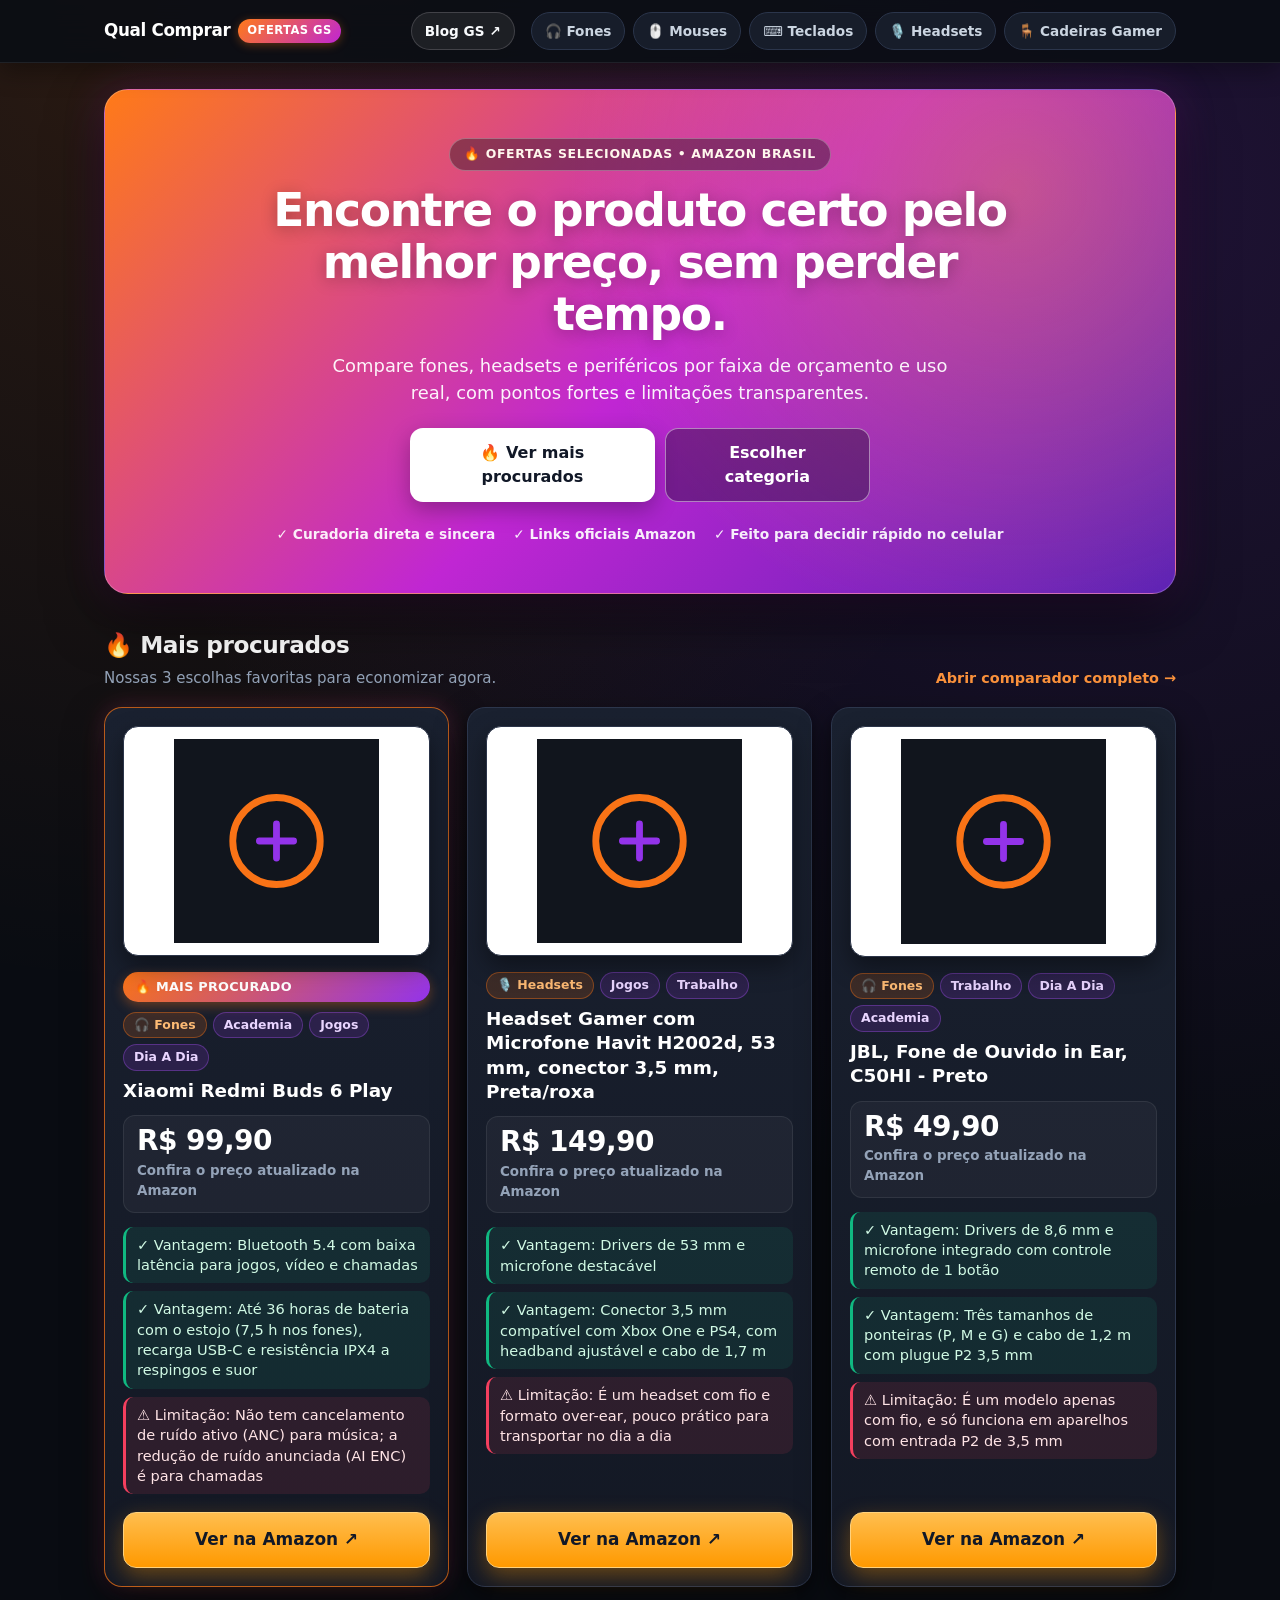
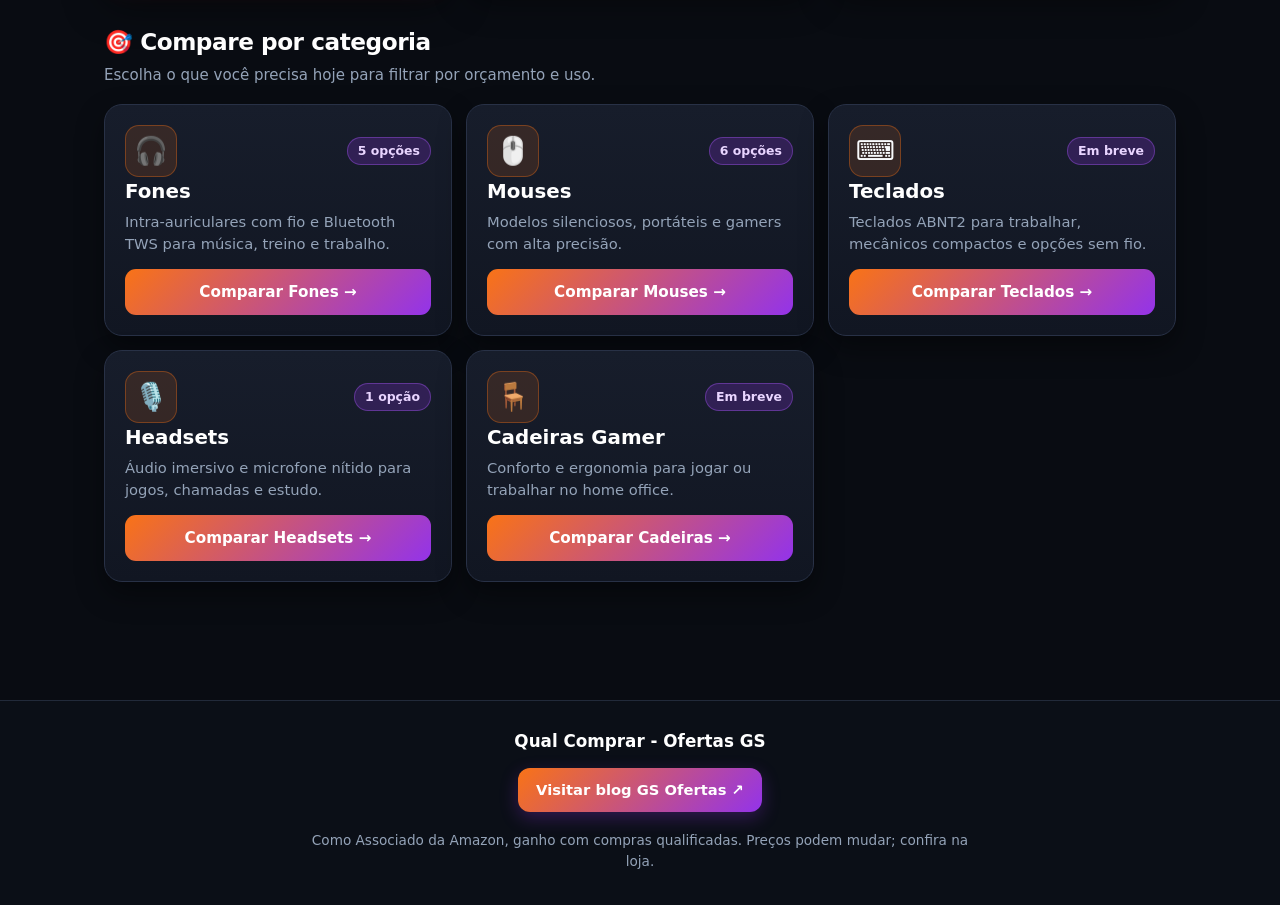
<file: index.html>
<!DOCTYPE html>
<html lang="pt-BR">
<head>
  <meta charset="UTF-8" />
  <meta name="viewport" content="width=device-width, initial-scale=1.0" />
  <title>Qual Comprar - Ofertas GS | Compare Fones, Headsets e Periféricos</title>
  <meta name="description" content="Compare fones, mouses, teclados, headsets e cadeiras gamer por orçamento e uso real. Encontre o melhor custo-benefício com links oficiais da Amazon." />
  <meta name="theme-color" content="#ff7a18" />
  <link rel="icon" type="image/svg+xml" href="./favicon.svg" />
  <link rel="canonical" href="https://gsofertas.github.io/" />
  <meta property="og:locale" content="pt_BR" />
  <meta property="og:type" content="website" />
  <meta property="og:site_name" content="Qual Comprar - Ofertas GS" />
  <meta property="og:title" content="Qual Comprar - Ofertas GS | Compare Fones, Headsets e Periféricos" />
  <meta property="og:description" content="Compare fones, mouses, teclados, headsets e cadeiras gamer por orçamento e uso real. Encontre o melhor custo-benefício com links oficiais da Amazon." />
  <meta property="og:url" content="https://gsofertas.github.io/" />
  <meta property="og:image" content="https://gsofertas.github.io/og-image.png" />
  <meta property="og:image:type" content="image/png" />
  <meta property="og:image:alt" content="Qual Comprar - Ofertas GS — Comparador de ofertas tech" />
  <meta name="twitter:card" content="summary_large_image" />
  <meta name="twitter:title" content="Qual Comprar - Ofertas GS | Compare Fones, Headsets e Periféricos" />
  <meta name="twitter:description" content="Compare fones, mouses, teclados, headsets e cadeiras gamer por orçamento e uso real. Encontre o melhor custo-benefício com links oficiais da Amazon." />
  <meta name="twitter:image" content="https://gsofertas.github.io/og-image.png" />
  <link rel="stylesheet" href="./styles.css" />
  <script src="./app.js" defer></script>
</head>
<body data-page="home">
  <header class="site-navbar">
    <div class="navbar-inner">
      <div class="navbar-top-row">
        <a class="brand-link" href="./index.html">
          <span>Qual Comprar</span>
          <span class="brand-badge">Ofertas GS</span>
        </a>
        <a class="nav-blog-btn" href="https://gs-ofertas.blogspot.com" target="_blank" rel="noopener">
          Blog GS ↗
        </a>
      </div>
      <nav class="nav-pills-scroll" id="qf-nav-pills" aria-label="Categorias">
        <a class="nav-pill" href="./comparador.html?cat=fones">🎧 Fones</a>
        <a class="nav-pill" href="./comparador.html?cat=mouses">🖱️ Mouses</a>
        <a class="nav-pill" href="./comparador.html?cat=teclados">⌨️ Teclados</a>
        <a class="nav-pill" href="./comparador.html?cat=headsets">🎙️ Headsets</a>
        <a class="nav-pill" href="./comparador.html?cat=cadeiras-gamer">🪑 Cadeiras Gamer</a>
      </nav>
    </div>
  </header>

  <main class="page-container">
    <section class="hero-banner">
      <div class="hero-eyebrow">🔥 Ofertas selecionadas • Amazon Brasil</div>
      <h1 class="hero-title">Encontre o produto certo pelo melhor preço, sem perder tempo.</h1>
      <p class="hero-subtitle">Compare fones, headsets e periféricos por faixa de orçamento e uso real, com pontos fortes e limitações transparentes.</p>
      <div class="hero-actions">
        <a class="hero-btn-primary" href="#mais-procurados">🔥 Ver mais procurados</a>
        <a class="hero-btn-secondary" href="#categorias">Escolher categoria</a>
      </div>
      <div class="hero-trust">
        <span>✓ Curadoria direta e sincera</span>
        <span>✓ Links oficiais Amazon</span>
        <span>✓ Feito para decidir rápido no celular</span>
      </div>
    </section>

    <div id="qf-home-status"></div>

    <section id="mais-procurados" class="section-block">
      <div class="section-head">
        <div>
          <h2 class="section-title">🔥 Mais procurados</h2>
          <p class="section-desc">Nossas 3 escolhas favoritas para economizar agora.</p>
        </div>
        <a class="section-link" href="./comparador.html?cat=fones">Abrir comparador completo →</a>
      </div>
      <div id="qf-featured-grid" class="featured-grid"></div>
    </section>

    <section id="categorias" class="section-block">
      <div class="section-head">
        <div>
          <h2 class="section-title">🎯 Compare por categoria</h2>
          <p class="section-desc">Escolha o que você precisa hoje para filtrar por orçamento e uso.</p>
        </div>
      </div>

      <nav class="cat-grid" aria-label="Categorias de produtos">
        <a class="cat-card" href="./comparador.html?cat=fones" style="animation-delay: 0ms;">
          <div>
            <div class="cat-card-top">
              <span class="cat-emoji" aria-hidden="true">🎧</span>
              <span class="cat-count" data-cat-count="fones">...</span>
            </div>
            <h3 class="cat-name">Fones</h3>
            <p class="cat-desc">Intra-auriculares com fio e Bluetooth TWS para música, treino e trabalho.</p>
          </div>
          <span class="cat-cta">Comparar Fones →</span>
        </a>

        <a class="cat-card" href="./comparador.html?cat=mouses" style="animation-delay: 70ms;">
          <div>
            <div class="cat-card-top">
              <span class="cat-emoji" aria-hidden="true">🖱️</span>
              <span class="cat-count" data-cat-count="mouses">...</span>
            </div>
            <h3 class="cat-name">Mouses</h3>
            <p class="cat-desc">Modelos silenciosos, portáteis e gamers com alta precisão.</p>
          </div>
          <span class="cat-cta">Comparar Mouses →</span>
        </a>

        <a class="cat-card" href="./comparador.html?cat=teclados" style="animation-delay: 140ms;">
          <div>
            <div class="cat-card-top">
              <span class="cat-emoji" aria-hidden="true">⌨️</span>
              <span class="cat-count" data-cat-count="teclados">...</span>
            </div>
            <h3 class="cat-name">Teclados</h3>
            <p class="cat-desc">Teclados ABNT2 para trabalhar, mecânicos compactos e opções sem fio.</p>
          </div>
          <span class="cat-cta">Comparar Teclados →</span>
        </a>

        <a class="cat-card" href="./comparador.html?cat=headsets" style="animation-delay: 210ms;">
          <div>
            <div class="cat-card-top">
              <span class="cat-emoji" aria-hidden="true">🎙️</span>
              <span class="cat-count" data-cat-count="headsets">...</span>
            </div>
            <h3 class="cat-name">Headsets</h3>
            <p class="cat-desc">Áudio imersivo e microfone nítido para jogos, chamadas e estudo.</p>
          </div>
          <span class="cat-cta">Comparar Headsets →</span>
        </a>

        <a class="cat-card" href="./comparador.html?cat=cadeiras-gamer" style="animation-delay: 280ms;">
          <div>
            <div class="cat-card-top">
              <span class="cat-emoji" aria-hidden="true">🪑</span>
              <span class="cat-count" data-cat-count="cadeiras-gamer">...</span>
            </div>
            <h3 class="cat-name">Cadeiras Gamer</h3>
            <p class="cat-desc">Conforto e ergonomia para jogar ou trabalhar no home office.</p>
          </div>
          <span class="cat-cta">Comparar Cadeiras →</span>
        </a>
      </nav>
    </section>
  </main>

  <footer class="site-footer">
    <div class="footer-inner">
      <div class="footer-brand">Qual Comprar - Ofertas GS</div>
      <div class="footer-links">
        <a class="footer-blog-btn" href="https://gs-ofertas.blogspot.com" target="_blank" rel="noopener">
          Visitar blog GS Ofertas ↗
        </a>
      </div>
      <p class="footer-disclaimer">
        Como Associado da Amazon, ganho com compras qualificadas. Preços podem mudar; confira na loja.
      </p>
    </div>
  </footer>
</body>
</html>
</file>
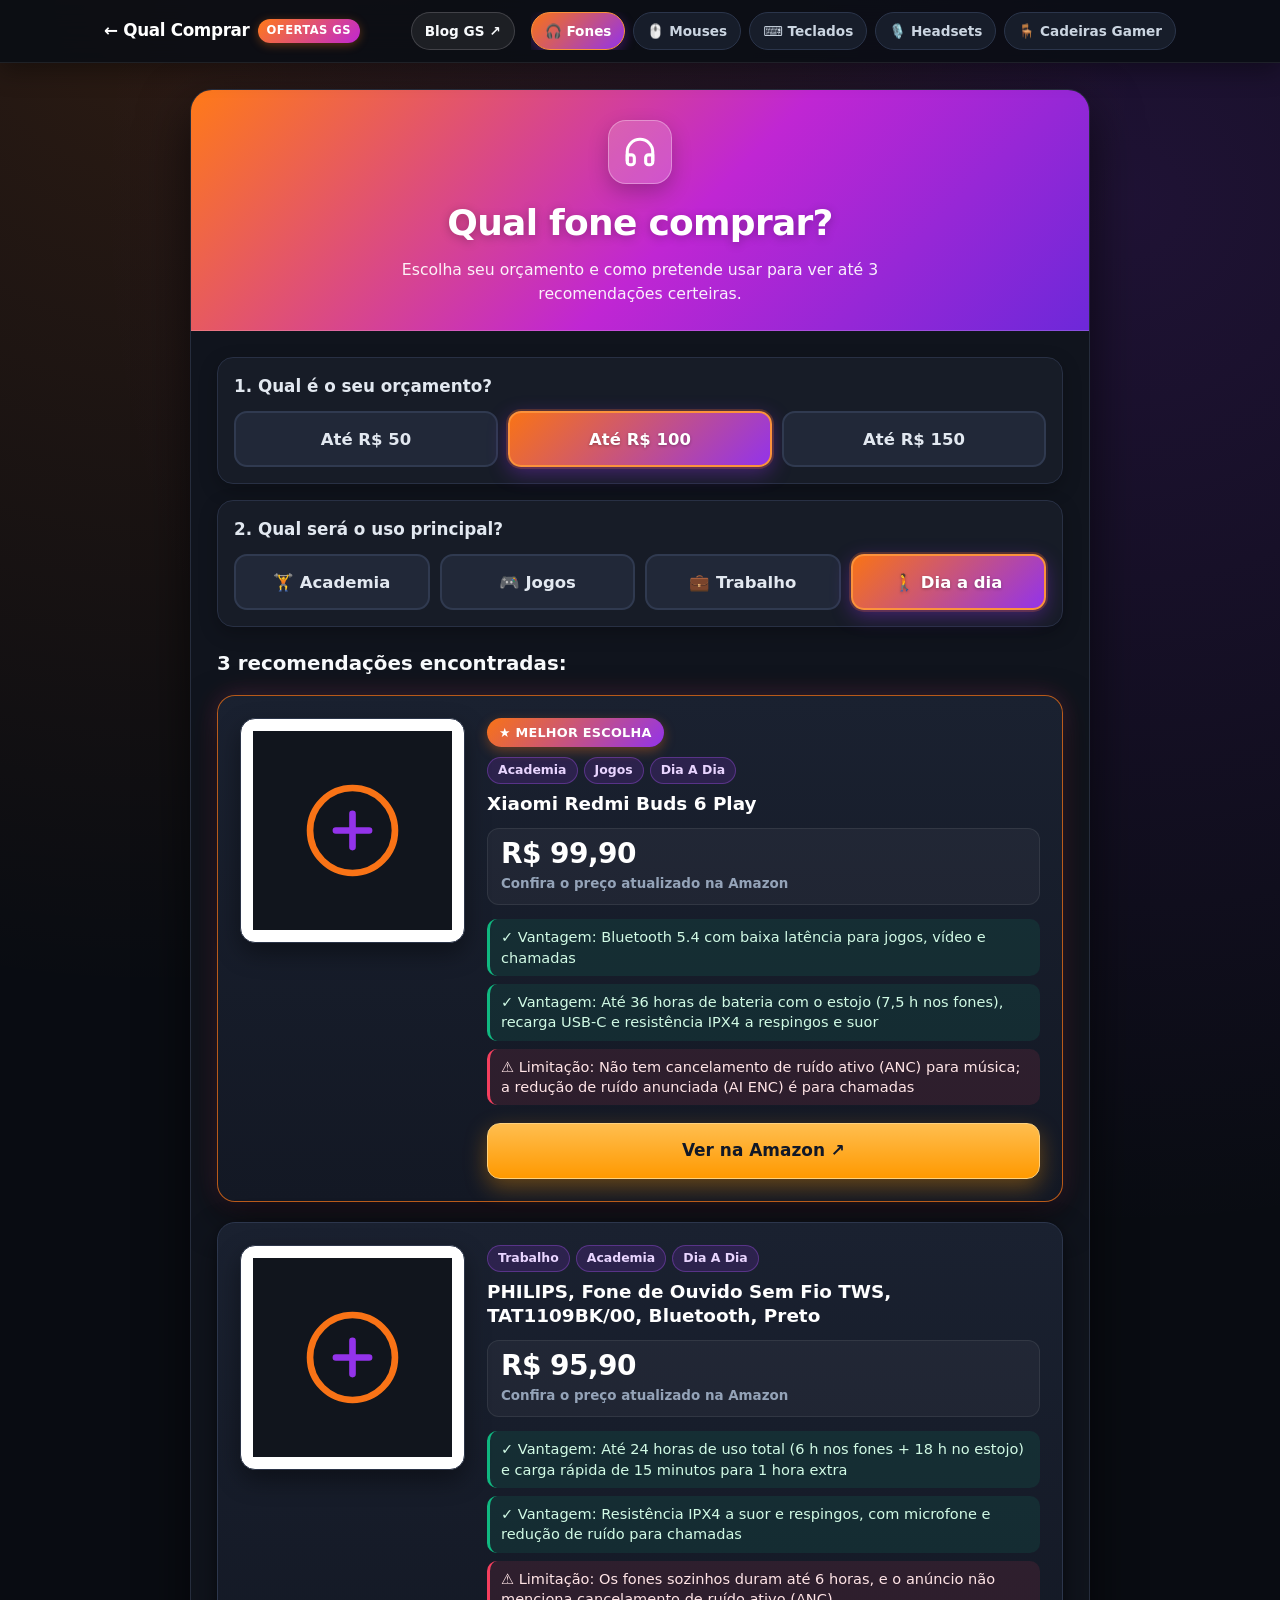
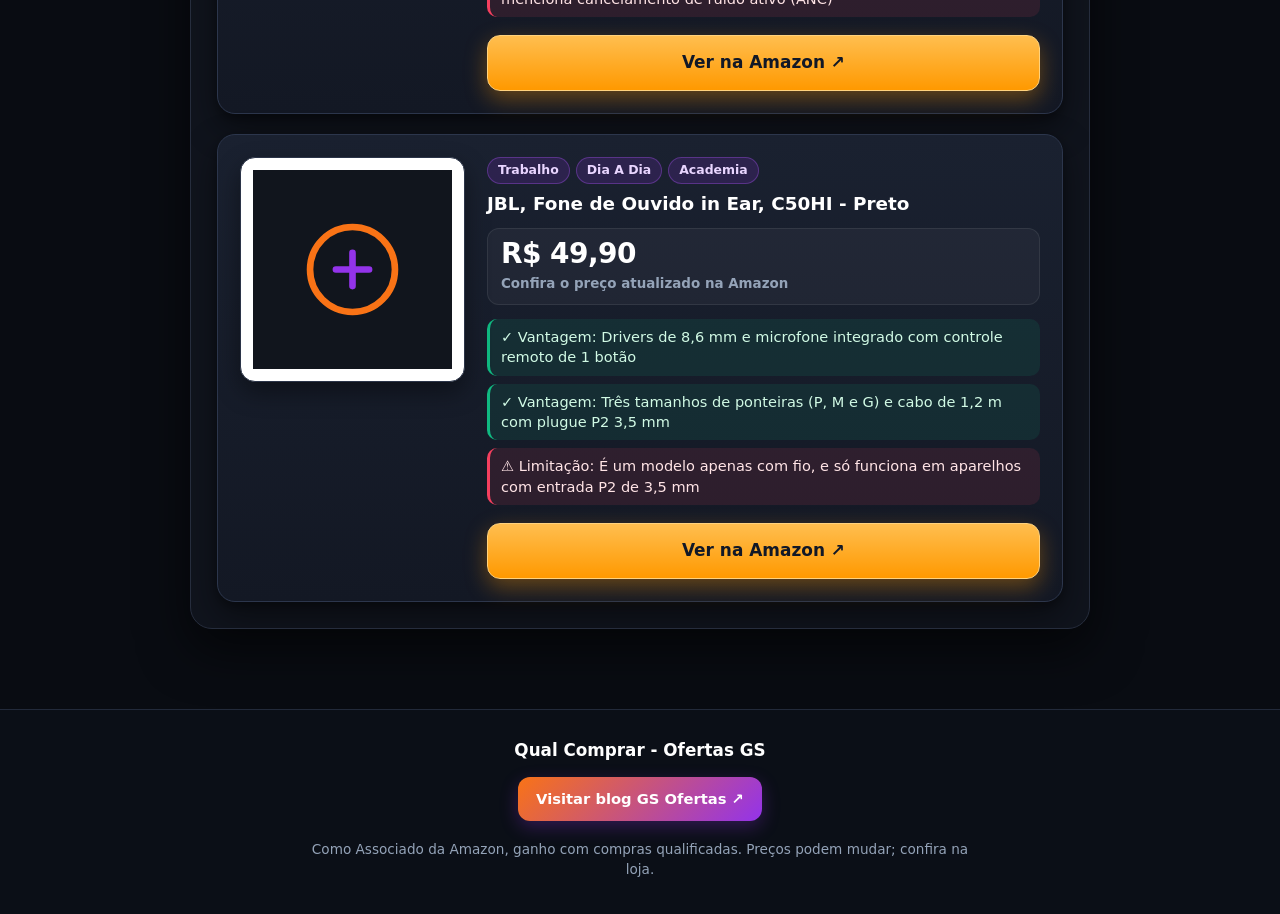
<file: comparador.html>
<!DOCTYPE html>
<html lang="pt-BR">
<head>
  <meta charset="UTF-8" />
  <meta name="viewport" content="width=device-width, initial-scale=1.0" />
  <title>Comparador de Produtos | Qual Comprar - Ofertas GS</title>
  <meta name="description" content="Escolha seu orçamento e tipo de uso para comparar os melhores fones, mouses, teclados, headsets e cadeiras gamer na Amazon." />
  <meta name="theme-color" content="#ff7a18" />
  <link rel="icon" type="image/svg+xml" href="./favicon.svg" />
  <link rel="canonical" href="https://gsofertas.github.io/comparador.html" />
  <meta property="og:locale" content="pt_BR" />
  <meta property="og:type" content="website" />
  <meta property="og:site_name" content="Qual Comprar - Ofertas GS" />
  <meta property="og:title" content="Comparador de Produtos | Qual Comprar - Ofertas GS" />
  <meta property="og:description" content="Escolha seu orçamento e tipo de uso para comparar os melhores fones, mouses, teclados, headsets e cadeiras gamer na Amazon." />
  <meta property="og:url" content="https://gsofertas.github.io/comparador.html" />
  <meta property="og:image" content="https://gsofertas.github.io/og-image.png" />
  <meta property="og:image:type" content="image/png" />
  <meta property="og:image:alt" content="Qual Comprar - Ofertas GS — Comparador de ofertas tech" />
  <meta name="twitter:card" content="summary_large_image" />
  <meta name="twitter:title" content="Comparador de Produtos | Qual Comprar - Ofertas GS" />
  <meta name="twitter:description" content="Escolha seu orçamento e tipo de uso para comparar os melhores fones, mouses, teclados, headsets e cadeiras gamer na Amazon." />
  <meta name="twitter:image" content="https://gsofertas.github.io/og-image.png" />
  <link rel="stylesheet" href="./styles.css" />
  <script src="./app.js" defer></script>
</head>
<body data-page="comparador">
  <header class="site-navbar">
    <div class="navbar-inner">
      <div class="navbar-top-row">
        <a class="brand-link" href="./index.html">
          <span>← Qual Comprar</span>
          <span class="brand-badge">Ofertas GS</span>
        </a>
        <a class="nav-blog-btn" href="https://gs-ofertas.blogspot.com" target="_blank" rel="noopener">
          Blog GS ↗
        </a>
      </div>
      <nav class="nav-pills-scroll" id="qf-nav-pills" aria-label="Categorias"></nav>
    </div>
  </header>

  <main class="page-container">
    <div class="qf-shell">
      <header class="qf-header">
        <div class="qf-header-icon" id="qf-header-icon" aria-hidden="true"></div>
        <h1 class="qf-title" id="qf-header-title">Qual produto comprar?</h1>
        <p class="qf-subtitle" id="qf-header-subtitle">Escolha seu orçamento e uso principal para ver as recomendações.</p>
      </header>

      <div class="qf-content">
        <section class="qf-step" aria-label="Escolha de orçamento">
          <span class="qf-step-label">1. Qual é o seu orçamento?</span>
          <div class="qf-grid-3" id="qf-orcamento-grupo"></div>
        </section>

        <section class="qf-step" aria-label="Escolha de uso principal">
          <span class="qf-step-label">2. Qual será o uso principal?</span>
          <div class="qf-grid-4" id="qf-uso-grupo"></div>
        </section>

        <section id="qf-resultados-area" aria-live="polite"></section>
      </div>
    </div>
  </main>

  <footer class="site-footer">
    <div class="footer-inner">
      <div class="footer-brand">Qual Comprar - Ofertas GS</div>
      <div class="footer-links">
        <a class="footer-blog-btn" href="https://gs-ofertas.blogspot.com" target="_blank" rel="noopener">
          Visitar blog GS Ofertas ↗
        </a>
      </div>
      <p class="footer-disclaimer">
        Como Associado da Amazon, ganho com compras qualificadas. Preços podem mudar; confira na loja.
      </p>
    </div>
  </footer>
</body>
</html>
</file>
<file: styles.css>
@keyframes qfCardEntrar {
  from {
    opacity: 0;
    transform: translateY(16px) scale(0.985);
  }
  to {
    opacity: 1;
    transform: translateY(0) scale(1);
  }
}

*,
*::before,
*::after {
  box-sizing: border-box;
}

html {
  -webkit-text-size-adjust: 100%;
  scroll-behavior: smooth;
}

body {
  margin: 0;
  padding: 0;
  background-color: #090c12;
  background-image:
    radial-gradient(circle at 12% 0%, rgba(249, 115, 22, 0.14), transparent 36%),
    radial-gradient(circle at 88% 8%, rgba(147, 51, 234, 0.16), transparent 40%);
  color: #f1f5f9;
  font-family: system-ui, -apple-system, BlinkMacSystemFont, "Segoe UI", Roboto, sans-serif;
  line-height: 1.5;
  min-height: 100vh;
  overflow-x: clip;
}

/* Menu fixo no topo */
.site-navbar {
  position: sticky;
  top: 0;
  z-index: 100;
  background: rgba(11, 14, 20, 0.9);
  -webkit-backdrop-filter: blur(14px);
  backdrop-filter: blur(14px);
  border-bottom: 1px solid rgba(255, 255, 255, 0.08);
  box-shadow: 0 8px 24px rgba(0, 0, 0, 0.35);
}

.navbar-inner {
  max-width: 1120px;
  margin: 0 auto;
  padding: 10px 14px;
  display: flex;
  flex-direction: column;
  gap: 10px;
}

.navbar-top-row {
  display: flex;
  align-items: center;
  justify-content: space-between;
  gap: 10px;
}

.brand-link {
  display: inline-flex;
  align-items: center;
  gap: 8px;
  color: #ffffff;
  text-decoration: none;
  font-weight: 800;
  font-size: 1.05rem;
  letter-spacing: -0.02em;
  white-space: nowrap;
}

.brand-badge {
  background: linear-gradient(135deg, #ff7a18 0%, #c026d3 100%);
  color: #ffffff;
  font-size: 0.72rem;
  font-weight: 800;
  text-transform: uppercase;
  letter-spacing: 0.04em;
  padding: 3px 9px;
  border-radius: 999px;
  box-shadow: 0 2px 10px rgba(249, 115, 22, 0.35);
}

.nav-blog-btn {
  display: inline-flex;
  align-items: center;
  gap: 5px;
  min-height: 38px;
  padding: 6px 13px;
  border-radius: 999px;
  background: rgba(255, 255, 255, 0.07);
  border: 1px solid rgba(255, 255, 255, 0.16);
  color: #f8fafc;
  font-size: 0.85rem;
  font-weight: 700;
  text-decoration: none;
  white-space: nowrap;
  transition: background-color 0.15s ease, border-color 0.15s ease;
}

.nav-blog-btn:hover {
  background: rgba(249, 115, 22, 0.2);
  border-color: #fb923c;
}

.nav-pills-scroll {
  display: flex;
  align-items: center;
  gap: 8px;
  overflow-x: auto;
  scrollbar-width: none;
  padding-bottom: 2px;
}

.nav-pills-scroll::-webkit-scrollbar {
  display: none;
}

.nav-pill {
  display: inline-flex;
  align-items: center;
  gap: 5px;
  min-height: 38px;
  padding: 6px 13px;
  border-radius: 999px;
  background: #171d2a;
  border: 1px solid #2b354b;
  color: #cbd5e1;
  font-size: 0.85rem;
  font-weight: 600;
  text-decoration: none;
  white-space: nowrap;
  flex-shrink: 0;
  transition: background 0.15s ease, border-color 0.15s ease, color 0.15s ease;
}

.nav-pill:hover {
  background: #222b3e;
  border-color: #465678;
  color: #ffffff;
}

.nav-pill.ativo {
  background: linear-gradient(135deg, #f97316 0%, #9333ea 100%);
  border-color: #fb923c;
  color: #ffffff;
  font-weight: 700;
  box-shadow: 0 4px 12px rgba(147, 51, 234, 0.35);
}

@media (min-width: 860px) {
  .navbar-inner {
    flex-direction: row;
    align-items: center;
    justify-content: space-between;
    padding: 12px 24px;
    gap: 16px;
  }

  .navbar-top-row {
    flex: 1 0 auto;
  }

  .nav-pills-scroll {
    order: 2;
    padding-bottom: 0;
  }

  .nav-blog-btn {
    order: 3;
  }
}

/* Container principal */
.page-container {
  max-width: 1120px;
  margin: 0 auto;
  padding: 16px 14px 36px 14px;
}

@media (min-width: 700px) {
  .page-container {
    padding: 26px 24px 48px 24px;
  }
}

/* Banner principal da Home */
.hero-banner {
  position: relative;
  border-radius: 24px;
  padding: 32px 20px;
  margin-bottom: 34px;
  background:
    radial-gradient(circle at 85% 20%, rgba(255, 166, 43, 0.35), transparent 45%),
    linear-gradient(135deg, #ff7a18 0%, #c026d3 52%, #5b21b6 100%);
  border: 1px solid rgba(255, 255, 255, 0.22);
  box-shadow: 0 22px 55px rgba(0, 0, 0, 0.55), 0 0 40px rgba(192, 38, 211, 0.22);
  overflow: hidden;
  text-align: center;
}

.hero-eyebrow {
  display: inline-flex;
  align-items: center;
  gap: 6px;
  padding: 6px 14px;
  border-radius: 999px;
  background: rgba(11, 14, 20, 0.38);
  border: 1px solid rgba(255, 255, 255, 0.28);
  color: #fff7ed;
  font-size: 0.78rem;
  font-weight: 800;
  letter-spacing: 0.05em;
  text-transform: uppercase;
  margin-bottom: 14px;
}

.hero-title {
  margin: 0 auto 12px auto;
  max-width: 780px;
  font-size: clamp(1.75rem, 4.5vw, 2.85rem);
  font-weight: 900;
  line-height: 1.14;
  letter-spacing: -0.03em;
  color: #ffffff;
  text-shadow: 0 3px 16px rgba(0, 0, 0, 0.28);
}

.hero-subtitle {
  margin: 0 auto 22px auto;
  max-width: 620px;
  font-size: clamp(0.98rem, 2vw, 1.12rem);
  color: rgba(255, 255, 255, 0.94);
}

.hero-actions {
  display: flex;
  flex-direction: column;
  gap: 10px;
  max-width: 460px;
  margin: 0 auto 22px auto;
}

@media (min-width: 520px) {
  .hero-actions {
    flex-direction: row;
    justify-content: center;
  }
}

.hero-btn-primary,
.hero-btn-secondary {
  display: inline-flex;
  align-items: center;
  justify-content: center;
  min-height: 50px;
  padding: 12px 22px;
  border-radius: 13px;
  font-size: 1rem;
  font-weight: 800;
  text-decoration: none;
  transition: transform 0.14s ease, filter 0.15s ease, background-color 0.15s ease;
}

.hero-btn-primary {
  background: #ffffff;
  color: #111827;
  box-shadow: 0 8px 22px rgba(0, 0, 0, 0.28);
}

.hero-btn-primary:hover {
  transform: translateY(-2px);
  filter: brightness(0.98);
}

.hero-btn-secondary {
  background: rgba(11, 14, 20, 0.35);
  border: 1.5px solid rgba(255, 255, 255, 0.45);
  color: #ffffff;
}

.hero-btn-secondary:hover {
  background: rgba(11, 14, 20, 0.52);
}

.hero-trust {
  display: flex;
  flex-wrap: wrap;
  justify-content: center;
  gap: 10px 18px;
  font-size: 0.86rem;
  font-weight: 700;
  color: rgba(255, 255, 255, 0.92);
}

.hero-trust span {
  display: inline-flex;
  align-items: center;
  gap: 6px;
}

@media (min-width: 720px) {
  .hero-banner {
    padding: 48px 36px;
  }
}

/* Cabeçalhos de seção */
.section-block {
  margin-bottom: 38px;
}

.section-head {
  display: flex;
  flex-wrap: wrap;
  align-items: flex-end;
  justify-content: space-between;
  gap: 8px 16px;
  margin-bottom: 18px;
}

.section-title {
  margin: 0;
  font-size: 1.45rem;
  font-weight: 800;
  letter-spacing: -0.02em;
  color: #ffffff;
}

.section-desc {
  margin: 4px 0 0 0;
  font-size: 0.94rem;
  color: #94a3b8;
}

.section-link {
  color: #fb923c;
  font-size: 0.9rem;
  font-weight: 700;
  text-decoration: none;
}

.section-link:hover {
  text-decoration: underline;
}

/* Grid de Mais Procurados (Home) */
.featured-grid {
  display: grid;
  gap: 18px;
  grid-template-columns: 1fr;
}

@media (min-width: 680px) {
  .featured-grid {
    grid-template-columns: repeat(2, 1fr);
  }
}

@media (min-width: 980px) {
  .featured-grid {
    grid-template-columns: repeat(3, 1fr);
  }
}

/* Grade de categorias (Home) */
.cat-grid {
  display: grid;
  gap: 14px;
  grid-template-columns: 1fr;
}

@media (min-width: 540px) {
  .cat-grid {
    grid-template-columns: repeat(2, 1fr);
  }
}

@media (min-width: 860px) {
  .cat-grid {
    grid-template-columns: repeat(3, 1fr);
  }
}

.cat-card {
  display: flex;
  flex-direction: column;
  justify-content: space-between;
  gap: 14px;
  min-height: 170px;
  padding: 20px;
  border-radius: 18px;
  background: linear-gradient(180deg, #171d2b 0%, #111622 100%);
  border: 1.5px solid #283146;
  color: #f8fafc;
  text-decoration: none;
  box-shadow: 0 12px 28px rgba(0, 0, 0, 0.4);
  transition: transform 0.18s ease, border-color 0.18s ease, box-shadow 0.18s ease;
  animation: qfCardEntrar 0.4s cubic-bezier(0.22, 1, 0.36, 1) both;
}

.cat-card:hover {
  transform: translateY(-3px);
  border-color: #fb923c;
  box-shadow: 0 18px 36px rgba(0, 0, 0, 0.55), 0 0 24px rgba(249, 115, 22, 0.18);
}

.cat-card:active {
  transform: scale(0.985);
}

.cat-card-top {
  display: flex;
  align-items: center;
  justify-content: space-between;
  gap: 10px;
}

.cat-emoji {
  width: 52px;
  height: 52px;
  border-radius: 14px;
  background: rgba(249, 115, 22, 0.14);
  border: 1px solid rgba(249, 115, 22, 0.35);
  display: flex;
  align-items: center;
  justify-content: center;
  font-size: 1.7rem;
}

.cat-count {
  font-size: 0.78rem;
  font-weight: 700;
  color: #e9d5ff;
  background: rgba(147, 51, 234, 0.22);
  border: 1px solid rgba(168, 85, 247, 0.4);
  padding: 4px 10px;
  border-radius: 999px;
}

.cat-name {
  margin: 0 0 4px 0;
  font-size: 1.24rem;
  font-weight: 800;
  color: #ffffff;
}

.cat-desc {
  margin: 0;
  font-size: 0.92rem;
  color: #94a3b8;
}

.cat-cta {
  display: inline-flex;
  align-items: center;
  justify-content: center;
  min-height: 46px;
  padding: 10px 14px;
  border-radius: 11px;
  background: linear-gradient(135deg, #f97316 0%, #9333ea 100%);
  color: #ffffff;
  font-size: 0.95rem;
  font-weight: 800;
  text-align: center;
}

/* Shell do Comparador */
.qf-shell {
  background-color: #10141d;
  color: #f1f5f9;
  max-width: 900px;
  margin: 0 auto;
  padding: 0 0 26px 0;
  border-radius: 22px;
  border: 1px solid #262d3d;
  box-shadow: 0 20px 50px rgba(0, 0, 0, 0.6);
  overflow: hidden;
}

.qf-header {
  position: relative;
  text-align: center;
  padding: 30px 18px 26px 18px;
  background: linear-gradient(135deg, #ff7a18 0%, #c026d3 55%, #6d28d9 100%);
  box-shadow: inset 0 -1px 0 rgba(255, 255, 255, 0.18);
}

.qf-header-icon {
  width: 64px;
  height: 64px;
  margin: 0 auto 12px auto;
  border-radius: 18px;
  background: rgba(255, 255, 255, 0.18);
  border: 1px solid rgba(255, 255, 255, 0.32);
  box-shadow: 0 8px 20px rgba(0, 0, 0, 0.22);
  display: flex;
  align-items: center;
  justify-content: center;
}

.qf-header-icon svg {
  width: 34px;
  height: 34px;
  fill: none;
  stroke: #ffffff;
  stroke-width: 2.2;
  stroke-linecap: round;
  stroke-linejoin: round;
}

.qf-title {
  margin: 0 0 8px 0;
  font-size: clamp(1.7rem, 4vw, 2.25rem);
  font-weight: 900;
  color: #ffffff;
  letter-spacing: -0.02em;
  text-shadow: 0 2px 10px rgba(0, 0, 0, 0.25);
}

.qf-subtitle {
  margin: 0 auto;
  max-width: 560px;
  font-size: 0.98rem;
  color: rgba(255, 255, 255, 0.93);
}

.qf-content {
  padding: 20px 14px 0 14px;
}

@media (min-width: 700px) {
  .qf-content {
    padding: 26px 26px 0 26px;
  }
}

/* Etapas de filtro do comparador */
.qf-step {
  background: #171c27;
  border: 1px solid #283044;
  border-radius: 16px;
  padding: 16px;
  margin-bottom: 16px;
  box-shadow: 0 6px 18px rgba(0, 0, 0, 0.25);
}

.qf-step-label {
  display: block;
  font-size: 1.05rem;
  font-weight: 700;
  color: #e2e8f0;
  margin-bottom: 12px;
}

.qf-grid-3,
.qf-grid-4 {
  display: grid;
  gap: 10px;
  grid-template-columns: 1fr;
}

@media (min-width: 480px) {
  .qf-grid-3 {
    grid-template-columns: repeat(3, 1fr);
  }
  .qf-grid-4 {
    grid-template-columns: repeat(2, 1fr);
  }
}

@media (min-width: 700px) {
  .qf-grid-4 {
    grid-template-columns: repeat(4, 1fr);
  }
}

.qf-choice-btn {
  appearance: none;
  width: 100%;
  min-height: 56px;
  padding: 13px 12px;
  font-size: 1.03rem;
  font-weight: 700;
  font-family: inherit;
  color: #e2e8f0;
  background-color: #212838;
  border: 2px solid #303a50;
  border-radius: 13px;
  cursor: pointer;
  transition: background 0.18s ease, border-color 0.18s ease, transform 0.12s ease, box-shadow 0.18s ease;
  text-align: center;
  touch-action: manipulation;
}

.qf-choice-btn:hover {
  background-color: #2a3347;
  border-color: #4c5b7c;
}

.qf-choice-btn:active {
  transform: scale(0.98);
}

.qf-choice-btn.ativo {
  background: linear-gradient(135deg, #f97316 0%, #9333ea 100%);
  border-color: #fb923c;
  color: #ffffff;
  text-shadow: 0 1px 3px rgba(0, 0, 0, 0.3);
  box-shadow: 0 6px 20px rgba(147, 51, 234, 0.38), 0 0 0 2px rgba(249, 115, 22, 0.25);
}

/* Resultados e cards de produto */
.qf-results-header {
  margin: 22px 0 16px 0;
  font-size: 1.24rem;
  font-weight: 800;
  color: #f8fafc;
}

.qf-placeholder {
  text-align: center;
  padding: 30px 16px;
  background: #171c27;
  border: 1px dashed #334155;
  border-radius: 14px;
  color: #94a3b8;
  font-size: 1rem;
}

.qf-error-banner {
  padding: 18px;
  margin-bottom: 16px;
  border-radius: 14px;
  background: rgba(244, 63, 94, 0.14);
  border: 1px solid rgba(244, 63, 94, 0.45);
  color: #ffe4e6;
  font-size: 0.96rem;
}

.qf-cards {
  display: flex;
  flex-direction: column;
  gap: 20px;
}

.qf-card {
  position: relative;
  background: linear-gradient(180deg, #1a2130 0%, #131824 100%);
  border: 1px solid #2c364c;
  border-radius: 18px;
  padding: 18px;
  display: flex;
  flex-direction: column;
  gap: 16px;
  box-shadow: 0 14px 34px rgba(0, 0, 0, 0.45), 0 4px 10px rgba(0, 0, 0, 0.28);
  transition: transform 0.2s ease, box-shadow 0.2s ease, border-color 0.2s ease;
  animation: qfCardEntrar 0.42s cubic-bezier(0.22, 1, 0.36, 1) both;
}

.qf-card:hover {
  transform: translateY(-2px);
  box-shadow: 0 20px 42px rgba(0, 0, 0, 0.55), 0 6px 14px rgba(0, 0, 0, 0.32);
  border-color: #425170;
}

.qf-card-destaque {
  border: 1.5px solid rgba(249, 115, 22, 0.72);
  box-shadow: 0 16px 38px rgba(0, 0, 0, 0.52), 0 0 28px rgba(249, 115, 22, 0.15), 0 0 24px rgba(147, 51, 234, 0.15);
}

.qf-card-destaque:hover {
  border-color: #fb923c;
  box-shadow: 0 22px 44px rgba(0, 0, 0, 0.58), 0 0 32px rgba(249, 115, 22, 0.22);
}

/* No comparador (lista vertical), cards ficam lado a lado no desktop */
.qf-cards .qf-card {
  gap: 18px;
}

@media (min-width: 640px) {
  .qf-cards .qf-card {
    flex-direction: row;
    align-items: flex-start;
    padding: 22px;
    gap: 22px;
  }
}

/* Na home ("Mais procurados"), cards ficam em coluna vertical dentro do grid */
.featured-grid .qf-card {
  height: 100%;
  justify-content: space-between;
}

.featured-grid .qf-img-wrap {
  width: 100%;
  max-width: 100%;
  aspect-ratio: 4 / 3;
}

.featured-grid .qf-card-body {
  display: flex;
  flex-direction: column;
  height: 100%;
}

.featured-grid a.qf-amazon-btn {
  margin-top: auto;
}

@media (prefers-reduced-motion: reduce) {
  .qf-card,
  .cat-card {
    animation: none !important;
    transition: none !important;
  }
}

.qf-img-wrap {
  position: relative;
  width: 100%;
  max-width: 260px;
  aspect-ratio: 1 / 1;
  margin: 0 auto;
  flex-shrink: 0;
  background: #ffffff;
  border-radius: 15px;
  padding: 12px;
  overflow: hidden;
  border: 1px solid #2b3448;
  box-shadow: 0 10px 24px rgba(0, 0, 0, 0.4);
  display: flex;
  align-items: center;
  justify-content: center;
}

@media (min-width: 640px) {
  .qf-cards .qf-img-wrap {
    width: 225px;
    max-width: 225px;
    margin: 0;
  }
}

.qf-img-wrap img {
  width: 100%;
  height: 100%;
  object-fit: contain;
  display: block;
}

.qf-card-body {
  flex: 1;
  min-width: 0;
}

.qf-best-badge {
  display: inline-flex;
  align-items: center;
  gap: 5px;
  background: linear-gradient(135deg, #f97316 0%, #9333ea 100%);
  color: #ffffff;
  font-size: 0.8rem;
  font-weight: 800;
  letter-spacing: 0.02em;
  text-transform: uppercase;
  padding: 5px 12px;
  border-radius: 999px;
  box-shadow: 0 4px 12px rgba(249, 115, 22, 0.35);
  margin-bottom: 10px;
}

.qf-badges {
  display: flex;
  flex-wrap: wrap;
  gap: 6px;
  margin-bottom: 8px;
}

.qf-badge-cat {
  background: rgba(249, 115, 22, 0.16);
  color: #fdba74;
  border: 1px solid rgba(249, 115, 22, 0.4);
  font-size: 0.78rem;
  font-weight: 700;
  padding: 3px 10px;
  border-radius: 999px;
}

.qf-badge-use {
  background: rgba(147, 51, 234, 0.16);
  color: #e9d5ff;
  border: 1px solid rgba(168, 85, 247, 0.35);
  font-size: 0.78rem;
  font-weight: 600;
  padding: 3px 10px;
  border-radius: 999px;
  text-transform: capitalize;
}

.qf-prod-name {
  margin: 0 0 12px 0;
  font-size: 1.15rem;
  font-weight: 800;
  color: #ffffff;
  line-height: 1.32;
}

/* Bloco de preço grande + aviso */
.qf-price-row {
  display: flex;
  flex-direction: column;
  align-items: flex-start;
  gap: 4px;
  margin-bottom: 14px;
  padding: 10px 13px;
  border-radius: 12px;
  background: rgba(255, 255, 255, 0.04);
  border: 1px solid rgba(255, 255, 255, 0.08);
}

.qf-price-big {
  font-size: 1.75rem;
  font-weight: 900;
  color: #ffffff;
  letter-spacing: -0.02em;
  line-height: 1.1;
}

.qf-price-note {
  font-size: 0.84rem;
  font-weight: 600;
  color: #94a3b8;
}

.qf-points {
  list-style: none;
  margin: 0 0 18px 0;
  padding: 0;
  display: flex;
  flex-direction: column;
  gap: 8px;
}

.qf-points li {
  margin: 0;
  padding: 8px 11px;
  border-radius: 10px;
  font-size: 0.91rem;
  line-height: 1.4;
}

.qf-pro {
  background: rgba(16, 185, 129, 0.11);
  border-left: 3px solid #10b981;
  color: #d1fae5;
}

.qf-con {
  background: rgba(244, 63, 94, 0.11);
  border-left: 3px solid #f43f5e;
  color: #ffe4e6;
}

a.qf-amazon-btn {
  display: flex;
  align-items: center;
  justify-content: center;
  gap: 8px;
  width: 100%;
  min-height: 54px;
  padding: 14px 20px;
  background: linear-gradient(180deg, #ffbe4f 0%, #ff9900 100%);
  color: #111827;
  font-size: 1.06rem;
  font-weight: 900;
  text-decoration: none;
  border-radius: 13px;
  border: 1px solid #ffd27d;
  transition: filter 0.15s ease, transform 0.12s ease, box-shadow 0.15s ease;
  box-shadow: 0 8px 22px rgba(255, 153, 0, 0.36);
}

a.qf-amazon-btn:hover {
  filter: brightness(1.06);
  transform: translateY(-1px);
  box-shadow: 0 10px 26px rgba(255, 153, 0, 0.48);
}

a.qf-amazon-btn:active {
  transform: scale(0.99);
}

/* Rodapé completo */
.site-footer {
  margin-top: 32px;
  border-top: 1px solid #222a3a;
  background: #0b0f17;
  padding: 28px 16px 34px 16px;
}

.footer-inner {
  max-width: 1120px;
  margin: 0 auto;
  display: flex;
  flex-direction: column;
  align-items: center;
  text-align: center;
  gap: 14px;
}

.footer-brand {
  font-size: 1.05rem;
  font-weight: 800;
  color: #ffffff;
}

.footer-links {
  display: flex;
  flex-wrap: wrap;
  justify-content: center;
  gap: 10px;
}

.footer-blog-btn {
  display: inline-flex;
  align-items: center;
  gap: 6px;
  min-height: 44px;
  padding: 9px 18px;
  border-radius: 12px;
  background: linear-gradient(135deg, #f97316 0%, #9333ea 100%);
  color: #ffffff;
  font-size: 0.92rem;
  font-weight: 800;
  text-decoration: none;
  box-shadow: 0 6px 18px rgba(147, 51, 234, 0.28);
}

.footer-blog-btn:hover {
  filter: brightness(1.08);
}

.footer-disclaimer {
  margin: 4px 0 0 0;
  max-width: 680px;
  font-size: 0.85rem;
  color: #94a3b8;
}
</file>
